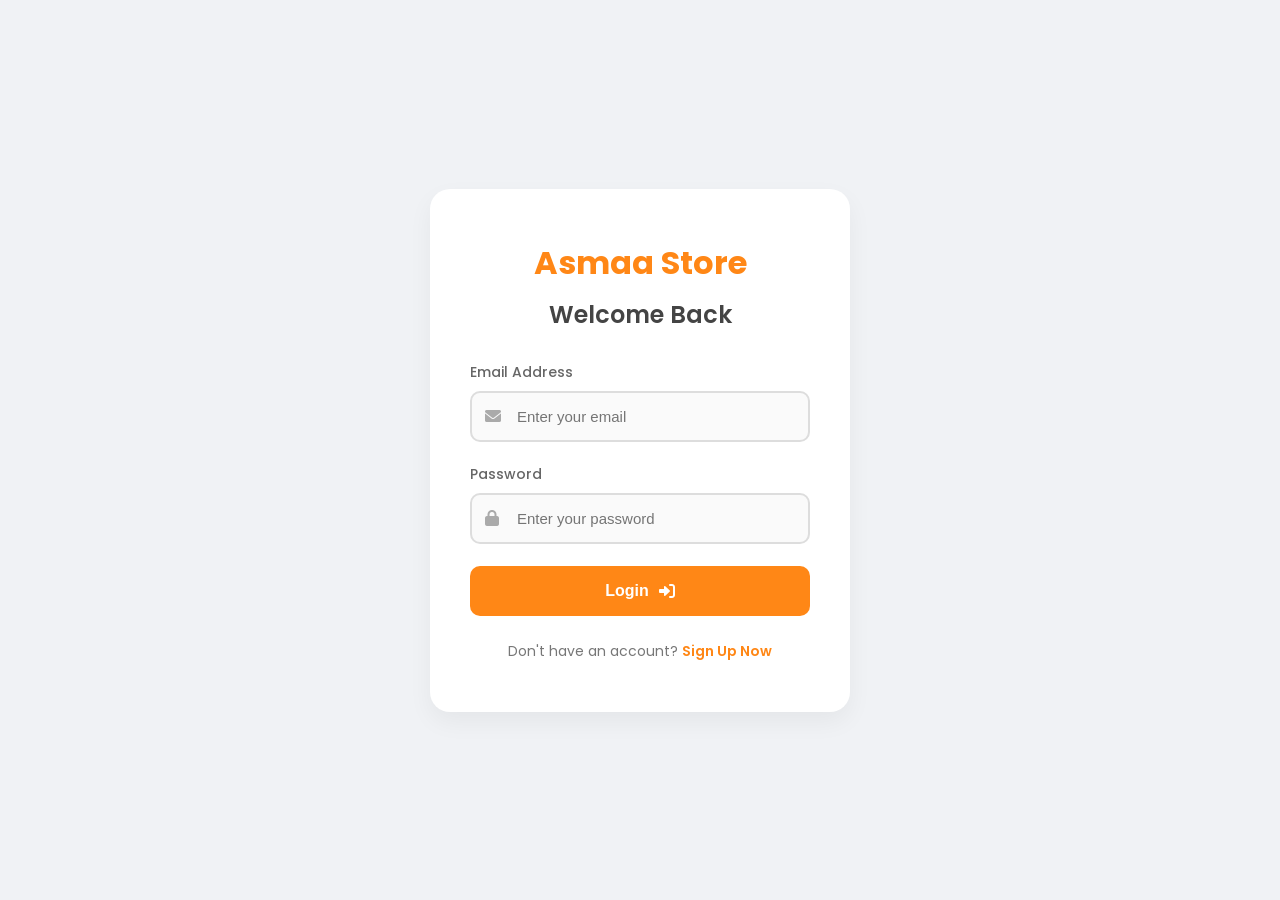
<file: Login.html>
<!DOCTYPE html>
<html lang="en">
<head>
    <meta charset="UTF-8">
    <meta name="viewport" content="width=device-width, initial-scale=1.0">
    <title>Login - Asmaa Store</title>
    <link rel="stylesheet" href="https://cdnjs.cloudflare.com/ajax/libs/font-awesome/6.0.0/css/all.min.css">
    <style>
        /* Modern CSS Reset & Fonts */
        :root {
            --primary-color: #ff8716; /* Your brand orange */
            --primary-hover: #e26e02;
            --bg-color: #f0f2f5;
            --text-color: #333;
            --input-border: #ddd;
            --shadow: 0 10px 25px rgba(0,0,0,0.05);
        }

        * {
            box-sizing: border-box;
            margin: 0;
            padding: 0;
        }

        body {
            font-family: 'Poppins', sans-serif; /* A more modern font */
            background-color: var(--bg-color);
            display: flex;
            justify-content: center;
            align-items: center;
            height: 100vh;
            color: var(--text-color);
        }

        /* Glassmorphism style container */
        .login-container {
            background: #ffffff;
            padding: 50px 40px;
            border-radius: 20px;
            box-shadow: var(--shadow);
            width: 100%;
            max-width: 420px;
            text-align: center;
            transition: transform 0.3s ease;
        }

        .login-container:hover {
            transform: translateY(-5px); /* Gentle lift on hover */
        }

        /* Logo Area */
        .brand-logo {
            font-size: 32px;
            font-weight: 700;
            color: var(--primary-color);
            margin-bottom: 10px;
            display: inline-block;
        }

        h2 {
            font-size: 24px;
            font-weight: 600;
            margin-bottom: 30px;
            color: #444;
        }

        /* Improved Input Fields */
        .input-group {
            margin-bottom: 22px;
            text-align: left;
            position: relative;
        }

        .input-group label {
            display: block;
            margin-bottom: 8px;
            color: #666;
            font-size: 14px;
            font-weight: 500;
        }

        .input-wrapper {
            position: relative;
        }

        .input-wrapper i {
            position: absolute;
            left: 15px;
            top: 50%;
            transform: translateY(-50%);
            color: #aaa;
            transition: color 0.3s;
        }

        .input-group input {
            width: 100%;
            padding: 15px 15px 15px 45px; /* Space for icon */
            border: 2px solid var(--input-border);
            border-radius: 10px;
            font-size: 15px;
            transition: all 0.3s;
            background: #fafafa;
        }

        .input-group input:focus {
            border-color: var(--primary-color);
            background: #fff;
            box-shadow: 0 0 10px rgba(255, 135, 22, 0.1);
            outline: none;
        }

        .input-group input:focus + i {
            color: var(--primary-color);
        }

        /* Modern Button Style */
        .login-btn {
            background-color: var(--primary-color);
            color: white;
            border: none;
            width: 100%;
            padding: 16px;
            border-radius: 10px;
            cursor: pointer;
            font-size: 16px;
            font-weight: 600;
            transition: all 0.3s;
            margin-top: 10px;
            display: flex;
            justify-content: center;
            align-items: center;
            gap: 10px;
        }

        .login-btn:hover {
            background-color: var(--primary-hover);
            box-shadow: 0 5px 15px rgba(226, 110, 2, 0.3);
        }

        /* Footer Links */
        .footer-link {
            margin-top: 25px;
            font-size: 14px;
            color: #777;
        }

        .footer-link a {
            color: var(--primary-color);
            text-decoration: none;
            font-weight: 600;
            transition: color 0.3s;
        }

        .footer-link a:hover {
            color: var(--primary-hover);
            text-decoration: underline;
        }
    </style>
    <!-- Importing a nice modern font -->
    <link href="https://fonts.googleapis.com/css2?family=Poppins:wght@400;500;600;700&display=swap" rel="stylesheet">
</head>
<body>
    <div class="login-container">
        <div class="brand-logo">Asmaa Store</div>
        <h2>Welcome Back</h2>
        <form>
            <div class="input-group">
                <label>Email Address</label>
                <div class="input-wrapper">
                    <input type="email" placeholder="Enter your email" required>
                    <i class="fas fa-envelope"></i>
                </div>
            </div>
            <div class="input-group">
                <label>Password</label>
                <div class="input-wrapper">
                    <input type="password" placeholder="Enter your password" required>
                    <i class="fas fa-lock"></i>
                </div>
            </div>
            <button type="submit" class="login-btn">
                <span>Login</span>
                <i class="fas fa-sign-in-alt"></i>
            </button>
        </form>
        <div class="footer-link">
            Don't have an account? <a href="./SignUp.html">Sign Up Now</a>
        </div>
    </div>
</body>
</html>
</file>
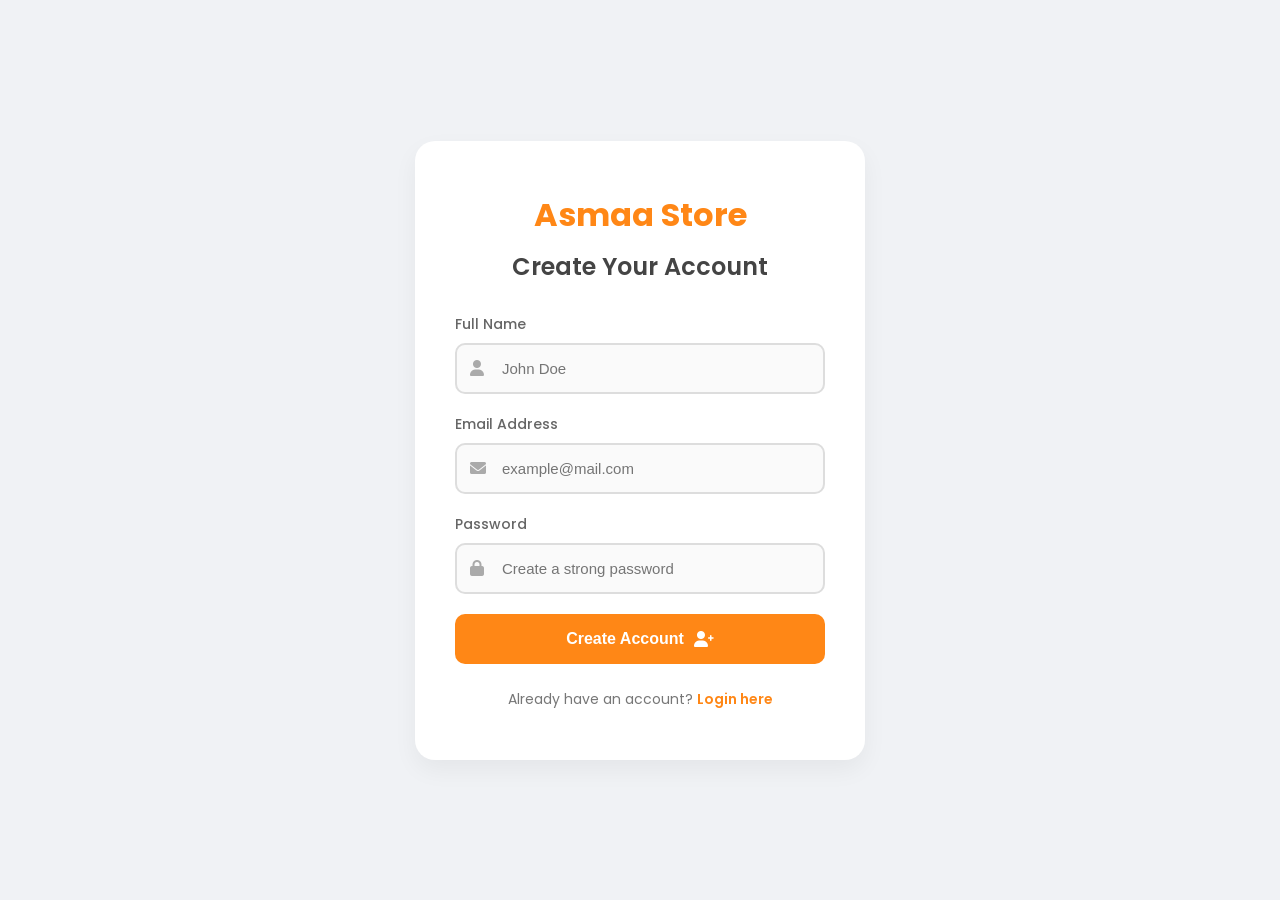
<file: SignUp.html>
<!DOCTYPE html>
<html lang="en">
<head>
    <meta charset="UTF-8">
    <meta name="viewport" content="width=device-width, initial-scale=1.0">
    <title>Sign Up - Asmaa Store</title>
    <link rel="stylesheet" href="https://cdnjs.cloudflare.com/ajax/libs/font-awesome/6.0.0/css/all.min.css">
    <style>
        /* Reusing the same modern styles for consistency */
        :root {
            --primary-color: #ff8716;
            --primary-hover: #e26e02;
            --bg-color: #f0f2f5;
            --text-color: #333;
            --input-border: #ddd;
            --shadow: 0 10px 25px rgba(0,0,0,0.05);
        }

        * { box-sizing: border-box; margin: 0; padding: 0; }

        body {
            font-family: 'Poppins', sans-serif;
            background-color: var(--bg-color);
            display: flex;
            justify-content: center;
            align-items: center;
            height: 100vh;
            color: var(--text-color);
        }

        .signup-container {
            background: #ffffff;
            padding: 50px 40px;
            border-radius: 20px;
            box-shadow: var(--shadow);
            width: 100%;
            max-width: 450px; /* Slightly wider for the extra field */
            text-align: center;
            transition: transform 0.3s ease;
        }

        .signup-container:hover { transform: translateY(-5px); }

        .brand-logo {
            font-size: 32px;
            font-weight: 700;
            color: var(--primary-color);
            margin-bottom: 10px;
            display: inline-block;
        }

        h2 { font-size: 24px; font-weight: 600; margin-bottom: 30px; color: #444; }

        .input-group { margin-bottom: 20px; text-align: left; position: relative; }
        .input-group label { display: block; margin-bottom: 8px; color: #666; font-size: 14px; font-weight: 500; }
        .input-wrapper { position: relative; }
        .input-wrapper i { position: absolute; left: 15px; top: 50%; transform: translateY(-50%); color: #aaa; transition: color 0.3s; }

        .input-group input {
            width: 100%;
            padding: 15px 15px 15px 45px;
            border: 2px solid var(--input-border);
            border-radius: 10px;
            font-size: 15px;
            transition: all 0.3s;
            background: #fafafa;
        }

        .input-group input:focus {
            border-color: var(--primary-color);
            background: #fff;
            box-shadow: 0 0 10px rgba(255, 135, 22, 0.1);
            outline: none;
        }

        .input-group input:focus + i { color: var(--primary-color); }

        .signup-btn {
            background-color: var(--primary-color);
            color: white;
            border: none;
            width: 100%;
            padding: 16px;
            border-radius: 10px;
            cursor: pointer;
            font-size: 16px;
            font-weight: 600;
            transition: all 0.3s;
            margin-top: 10px;
            display: flex;
            justify-content: center;
            align-items: center;
            gap: 10px;
        }

        .signup-btn:hover {
            background-color: var(--primary-hover);
            box-shadow: 0 5px 15px rgba(226, 110, 2, 0.3);
        }

        .footer-link { margin-top: 25px; font-size: 14px; color: #777; }
        .footer-link a { color: var(--primary-color); text-decoration: none; font-weight: 600; transition: color 0.3s; }
        .footer-link a:hover { color: var(--primary-hover); text-decoration: underline; }
    </style>
    <link href="https://fonts.googleapis.com/css2?family=Poppins:wght@400;500;600;700&display=swap" rel="stylesheet">
</head>
<body>
    <div class="signup-container">
        <div class="brand-logo">Asmaa Store</div>
        <h2>Create Your Account</h2>
        <form>
            <div class="input-group">
                <label>Full Name</label>
                <div class="input-wrapper">
                    <input type="text" placeholder="John Doe" required>
                    <i class="fas fa-user"></i>
                </div>
            </div>
            <div class="input-group">
                <label>Email Address</label>
                <div class="input-wrapper">
                    <input type="email" placeholder="example@mail.com" required>
                    <i class="fas fa-envelope"></i>
                </div>
            </div>
            <div class="input-group">
                <label>Password</label>
                <div class="input-wrapper">
                    <input type="password" placeholder="Create a strong password" required>
                    <i class="fas fa-lock"></i>
                </div>
            </div>
            <button type="submit" class="signup-btn">
                <span>Create Account</span>
                <i class="fas fa-user-plus"></i>
            </button>
        </form>
        <div class="footer-link">
            Already have an account? <a href="./Login.html">Login here</a>
        </div>
    </div>
</body>
</html>
</file>
